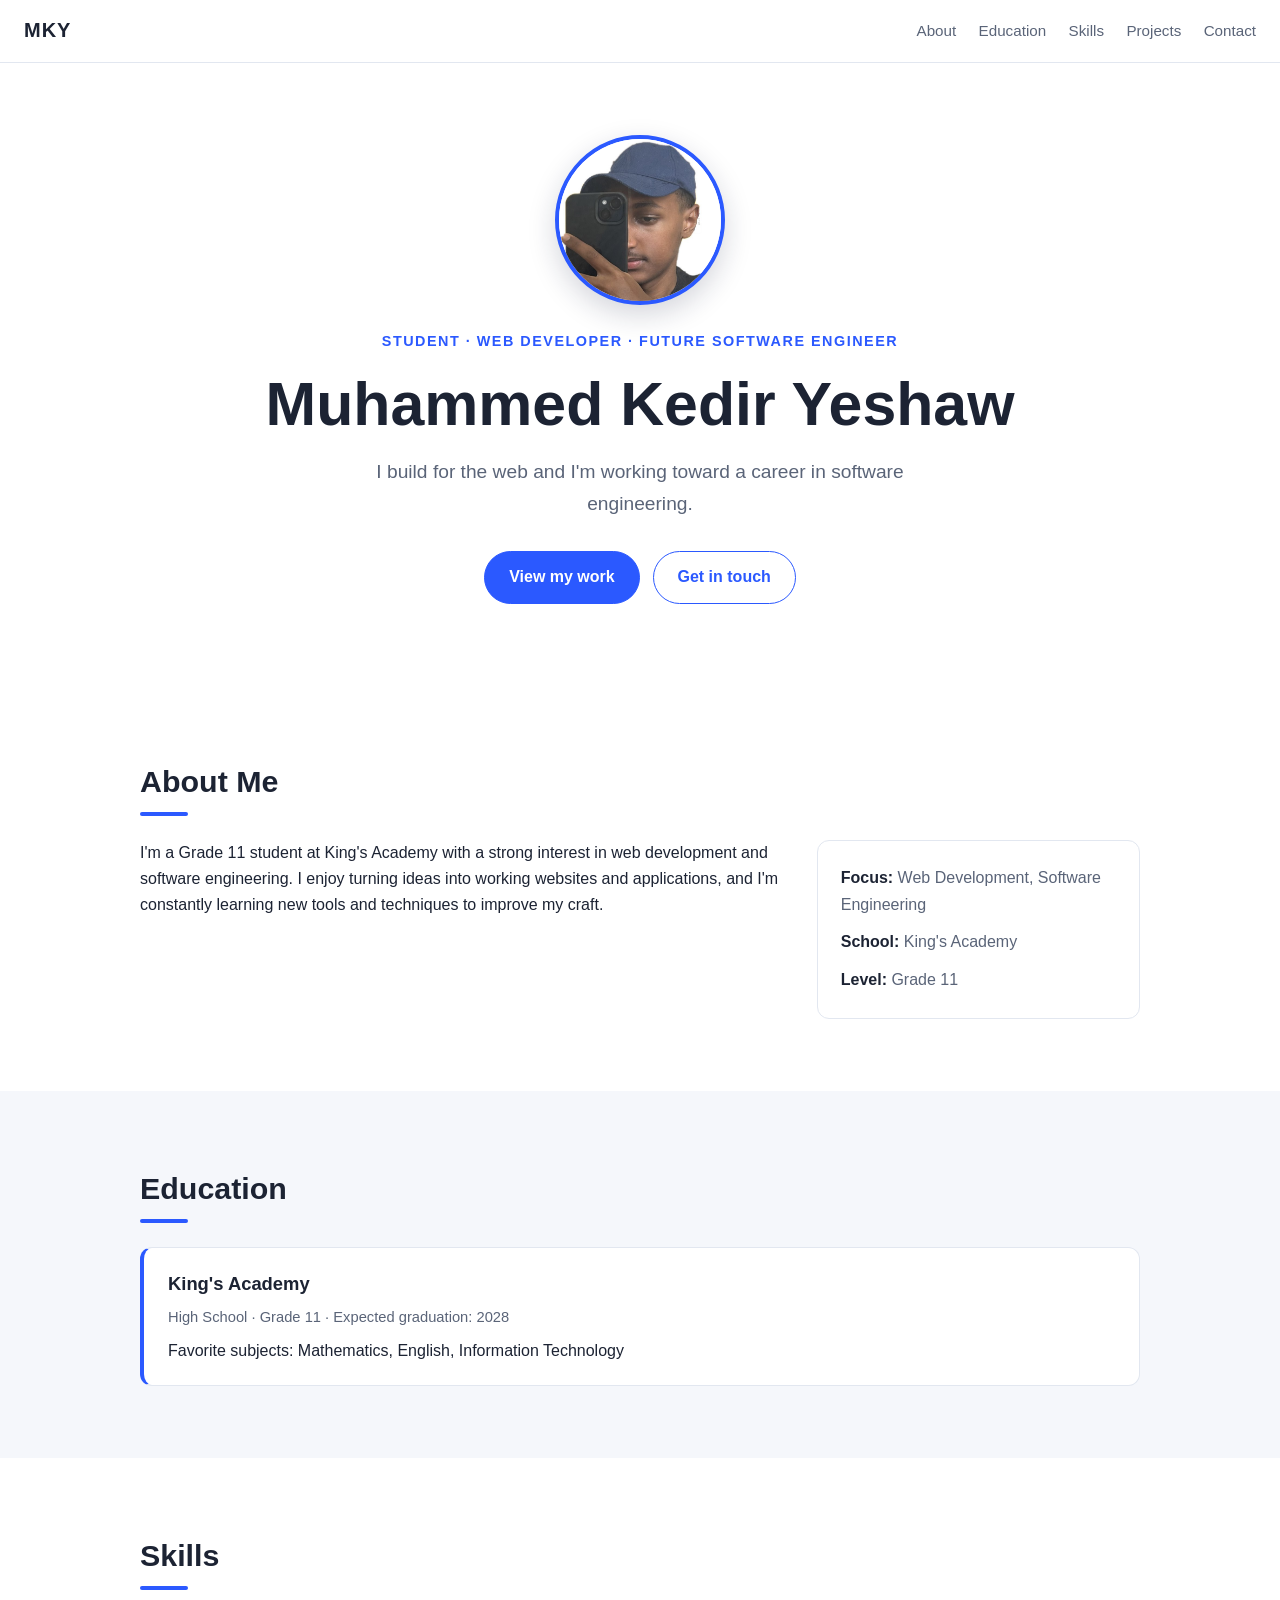
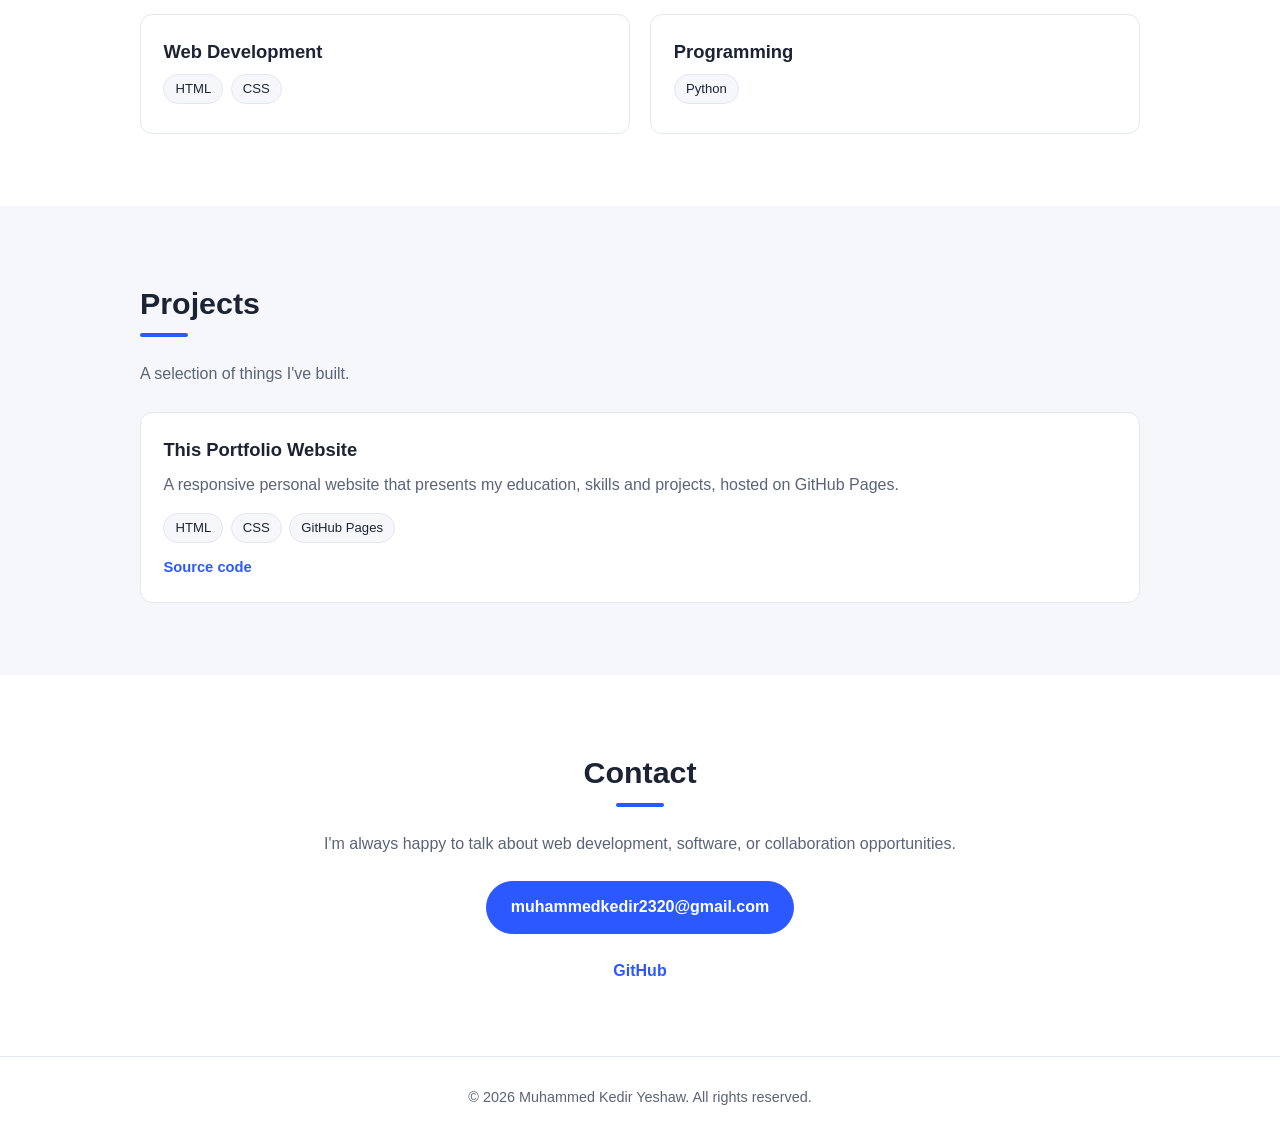
<file: index.html>
<!DOCTYPE html>
<html lang="en">
<head>
  <meta charset="UTF-8">
  <meta name="viewport" content="width=device-width, initial-scale=1.0">
  <title>Muhammed Kedir Yeshaw | Portfolio</title>
  <meta name="description" content="Academic portfolio of Muhammed Kedir Yeshaw, a student focused on web development and software engineering.">
  <link rel="stylesheet" href="style.css">
</head>
<body>

  <header class="site-header">
    <a href="#home" class="logo">MKY</a>
    <button class="nav-toggle" aria-label="Toggle navigation" aria-expanded="false">&#9776;</button>
    <nav class="nav" id="nav">
      <a href="#about">About</a>
      <a href="#education">Education</a>
      <a href="#skills">Skills</a>
      <a href="#projects">Projects</a>
      <a href="#contact">Contact</a>
    </nav>
  </header>

  <main>

    <!-- HERO -->
    <section id="home" class="hero">
      <div class="photo">
        <img src="IMG_0329.jpeg" alt="Portrait of Muhammed Kedir Yeshaw">
      </div>
      <p class="eyebrow">Student &middot; Web Developer &middot; Future Software Engineer</p>
      <h1>Muhammed Kedir Yeshaw</h1>
      <p class="lead">I build for the web and I'm working toward a career in software engineering.</p>
      <div class="hero-actions">
        <a class="btn primary" href="#projects">View my work</a>
        <a class="btn" href="#contact">Get in touch</a>
      </div>
    </section>

    <!-- ABOUT -->
    <section id="about" class="section">
      <h2>About Me</h2>
      <div class="about-grid">
        <p>
          I'm a Grade 11 student at King's Academy with a strong interest in web development
          and software engineering. I enjoy turning ideas into working websites and applications,
          and I'm constantly learning new tools and techniques to improve my craft.
        </p>
        <ul class="facts">
          <li><strong>Focus:</strong> Web Development, Software Engineering</li>
          <li><strong>School:</strong> King's Academy</li>
          <li><strong>Level:</strong> Grade 11</li>
        </ul>
      </div>
    </section>

    <!-- EDUCATION -->
    <section id="education" class="section alt">
      <h2>Education</h2>
      <div class="timeline">
        <article class="timeline-item">
          <h3>King's Academy</h3>
          <p class="meta">High School &middot; Grade 11 &middot; Expected graduation: 2028</p>
          <p>Favorite subjects: Mathematics, English, Information Technology</p>
        </article>
      </div>
    </section>

    <!-- SKILLS -->
    <section id="skills" class="section">
      <h2>Skills</h2>
      <div class="skill-groups">
        <div class="card">
          <h3>Web Development</h3>
          <ul class="tags">
            <li>HTML</li>
            <li>CSS</li>
          </ul>
        </div>
        <div class="card">
          <h3>Programming</h3>
          <ul class="tags">
            <li>Python</li>
          </ul>
        </div>
      </div>
    </section>

    <!-- PROJECTS -->
    <section id="projects" class="section alt">
      <h2>Projects</h2>
      <p class="section-note">A selection of things I've built.</p>
      <div class="project-grid">
        <article class="card project">
          <h3>This Portfolio Website</h3>
          <p>A responsive personal website that presents my education, skills and projects, hosted on GitHub Pages.</p>
          <ul class="tags">
            <li>HTML</li><li>CSS</li><li>GitHub Pages</li>
          </ul>
          <div class="links">
            <a href="https://github.com/makimuhe513-art/makimuhe513-art.github.io" target="_blank" rel="noopener">Source code</a>
          </div>
        </article>
      </div>
    </section>

    <!-- CONTACT -->
    <section id="contact" class="section contact">
      <h2>Contact</h2>
      <p>I'm always happy to talk about web development, software, or collaboration opportunities.</p>
      <a class="btn primary" href="mailto:muhammedkedir2320@gmail.com">muhammedkedir2320@gmail.com</a>
      <div class="social">
        <a href="https://github.com/makimuhe513-art" target="_blank" rel="noopener">GitHub</a>
      </div>
    </section>

  </main>

  <footer class="site-footer">
    <p>&copy; <span id="year"></span> Muhammed Kedir Yeshaw. All rights reserved.</p>
  </footer>

  <script src="script.js"></script>
</body>
</html>
</file>
<file: style.css>
:root {
  --bg: #ffffff;
  --bg-alt: #f5f7fb;
  --text: #1c2333;
  --muted: #5a6478;
  --accent: #2b59ff;
  --accent-hover: #1a40d1;
  --card: #ffffff;
  --border: #e2e7f0;
  --radius: 12px;
  --max: 1000px;
}

@media (prefers-color-scheme: dark) {
  :root {
    --bg: #0f1420;
    --bg-alt: #151b2b;
    --text: #e8ecf5;
    --muted: #9aa5bd;
    --accent: #6c8cff;
    --accent-hover: #8ba3ff;
    --card: #1a2133;
    --border: #262f45;
  }
}

* { box-sizing: border-box; margin: 0; padding: 0; }

html { scroll-behavior: smooth; scroll-padding-top: 70px; }

body {
  font-family: -apple-system, BlinkMacSystemFont, "Segoe UI", Roboto, Helvetica, Arial, sans-serif;
  background: var(--bg);
  color: var(--text);
  line-height: 1.65;
}

a { color: var(--accent); text-decoration: none; }
a:hover { color: var(--accent-hover); }

/* Header */
.site-header {
  position: sticky;
  top: 0;
  z-index: 10;
  display: flex;
  align-items: center;
  justify-content: space-between;
  padding: 0.9rem 1.5rem;
  background: var(--bg);
  border-bottom: 1px solid var(--border);
}

.logo { font-weight: 800; font-size: 1.25rem; letter-spacing: 1px; color: var(--text); }

.nav { display: flex; gap: 1.4rem; }
.nav a { color: var(--muted); font-size: 0.95rem; font-weight: 500; }
.nav a:hover { color: var(--accent); }

.nav-toggle {
  display: none;
  background: none;
  border: 1px solid var(--border);
  color: var(--text);
  font-size: 1.3rem;
  padding: 0.15rem 0.6rem;
  border-radius: 8px;
  cursor: pointer;
}

/* Hero */
.hero {
  max-width: var(--max);
  margin: 0 auto;
  padding: 4.5rem 1.5rem 5rem;
  text-align: center;
}

.photo {
  width: 170px;
  height: 170px;
  margin: 0 auto 1.6rem;
  border-radius: 50%;
  overflow: hidden;
  background: #ffffff;
  border: 4px solid var(--accent);
  box-shadow: 0 10px 28px rgba(20, 30, 60, 0.18);
}
.photo img { width: 100%; height: 100%; object-fit: cover; display: block; }

.eyebrow {
  color: var(--accent);
  font-weight: 600;
  font-size: 0.9rem;
  text-transform: uppercase;
  letter-spacing: 1.5px;
  margin-bottom: 1rem;
}

.hero h1 { font-size: clamp(2.2rem, 6vw, 3.8rem); line-height: 1.15; margin-bottom: 1rem; }
.lead { font-size: 1.2rem; color: var(--muted); max-width: 600px; margin: 0 auto 2rem; }
.hero-actions { display: flex; gap: 0.8rem; justify-content: center; flex-wrap: wrap; }

/* Buttons */
.btn {
  display: inline-block;
  padding: 0.75rem 1.5rem;
  border: 1.5px solid var(--accent);
  border-radius: 999px;
  font-weight: 600;
  color: var(--accent);
  transition: all 0.2s ease;
}
.btn:hover { background: var(--accent); color: #fff; }
.btn.primary { background: var(--accent); color: #fff; }
.btn.primary:hover { background: var(--accent-hover); border-color: var(--accent-hover); }

/* Sections */
.section { padding: 4.5rem 1.5rem; }
.section.alt { background: var(--bg-alt); }
.section > * { max-width: var(--max); margin-left: auto; margin-right: auto; }

h2 { font-size: 1.9rem; margin-bottom: 1.5rem; position: relative; padding-bottom: 0.6rem; }
h2::after {
  content: "";
  position: absolute;
  left: 0; bottom: 0;
  width: 48px; height: 4px;
  background: var(--accent);
  border-radius: 2px;
}
h3 { font-size: 1.15rem; margin-bottom: 0.4rem; }

.section-note { color: var(--muted); margin-bottom: 1.5rem; }

/* About */
.about-grid { display: grid; grid-template-columns: 2fr 1fr; gap: 2rem; align-items: start; }
.facts { list-style: none; background: var(--card); border: 1px solid var(--border); border-radius: var(--radius); padding: 1.2rem 1.4rem; }
.facts li { padding: 0.35rem 0; color: var(--muted); }
.facts strong { color: var(--text); }

/* Timeline */
.timeline-item {
  background: var(--card);
  border: 1px solid var(--border);
  border-left: 4px solid var(--accent);
  border-radius: var(--radius);
  padding: 1.3rem 1.5rem;
}
.meta { color: var(--muted); font-size: 0.92rem; margin-bottom: 0.5rem; }

/* Cards, skills, projects */
.skill-groups, .project-grid {
  display: grid;
  grid-template-columns: repeat(auto-fit, minmax(260px, 1fr));
  gap: 1.3rem;
}

.card {
  background: var(--card);
  border: 1px solid var(--border);
  border-radius: var(--radius);
  padding: 1.4rem;
  transition: transform 0.2s ease, box-shadow 0.2s ease;
}
.card:hover { transform: translateY(-4px); box-shadow: 0 10px 28px rgba(20, 30, 60, 0.12); }
.project p { color: var(--muted); margin-bottom: 0.9rem; }

.tags { list-style: none; display: flex; flex-wrap: wrap; gap: 0.45rem; margin-bottom: 0.4rem; }
.tags li {
  background: var(--bg-alt);
  border: 1px solid var(--border);
  color: var(--text);
  font-size: 0.82rem;
  padding: 0.2rem 0.7rem;
  border-radius: 999px;
}

.links { display: flex; gap: 1rem; margin-top: 0.8rem; font-weight: 600; font-size: 0.92rem; }

/* Contact */
.contact { text-align: center; }
.contact h2::after { left: 50%; transform: translateX(-50%); }
.contact p { color: var(--muted); margin-bottom: 1.5rem; }
.social { margin-top: 1.5rem; display: flex; gap: 1.4rem; justify-content: center; font-weight: 600; }

/* Footer */
.site-footer { text-align: center; padding: 1.8rem 1rem; color: var(--muted); font-size: 0.9rem; border-top: 1px solid var(--border); }

/* Mobile */
@media (max-width: 760px) {
  .nav-toggle { display: block; }
  .nav {
    display: none;
    position: absolute;
    top: 100%; left: 0; right: 0;
    flex-direction: column;
    gap: 0;
    background: var(--bg);
    border-bottom: 1px solid var(--border);
  }
  .nav.open { display: flex; }
  .nav a { padding: 0.9rem 1.5rem; border-top: 1px solid var(--border); }
  .about-grid { grid-template-columns: 1fr; }
  .hero { padding: 3.5rem 1.5rem 3.5rem; }
  .photo { width: 150px; height: 150px; }
  .section { padding: 3.5rem 1.2rem; }
}

@media (prefers-reduced-motion: reduce) {
  html { scroll-behavior: auto; }
  .card, .btn { transition: none; }
}
</file>
